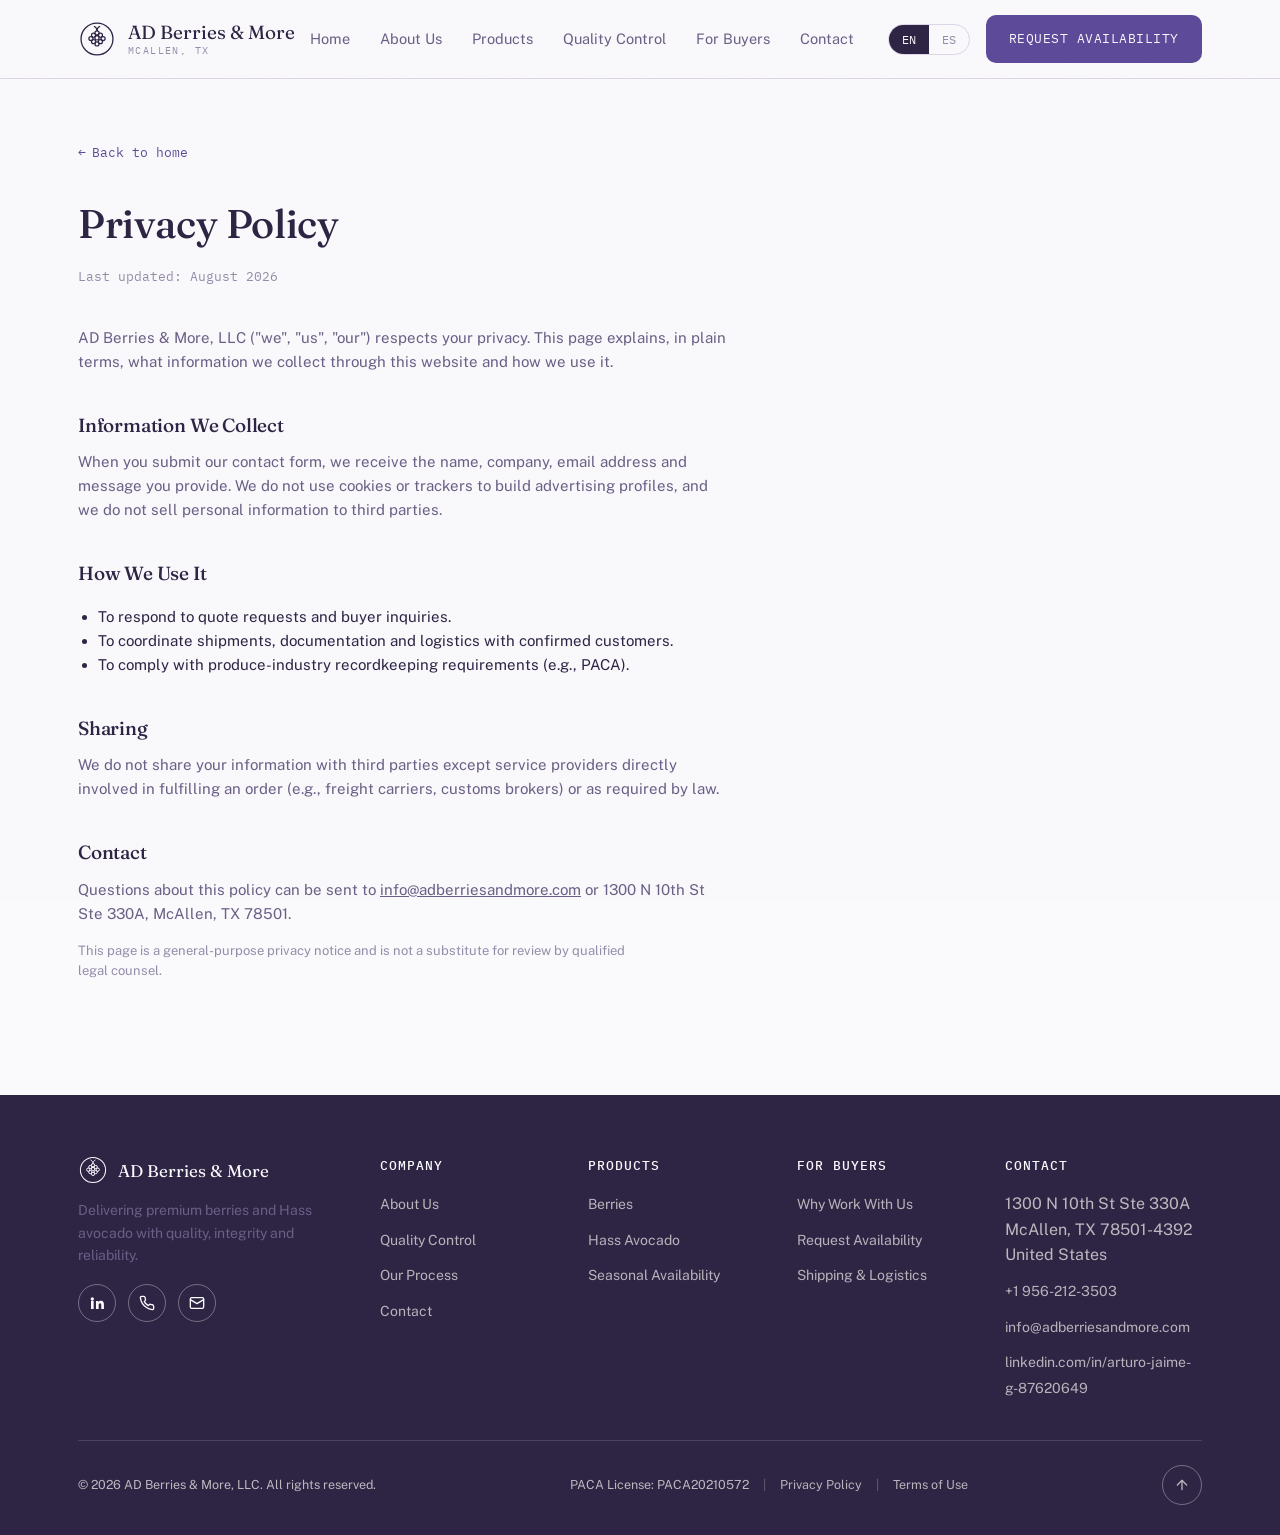
<file: privacy.html>
<!doctype html>
<html lang="en">
<head>
<meta charset="UTF-8" />
<meta name="viewport" content="width=device-width, initial-scale=1" />
<title>Privacy Policy | AD Berries &amp; More</title>
<meta name="description" content="Privacy policy for AD Berries & More, LLC." />
<meta name="robots" content="noindex, follow" />
<link rel="canonical" href="https://www.adberriesandmore.com/privacy.html" />
<meta name="theme-color" content="#3E3340" />
<link rel="icon" href="/assets/img/favicon.ico" sizes="any" />
<link rel="icon" type="image/svg+xml" href="/assets/img/favicon-source.svg" />
<link rel="apple-touch-icon" href="/assets/img/apple-touch-icon.png" />
<link rel="manifest" href="/site.webmanifest" />
<link rel="preconnect" href="https://fonts.googleapis.com" />
<link rel="preconnect" href="https://fonts.gstatic.com" crossorigin />
<link href="https://fonts.googleapis.com/css2?family=Fraunces:ital,wght@0,400;0,500;0,600;1,400;1,500&family=Public+Sans:wght@400;500;600;700&family=IBM+Plex+Mono:wght@400;500&display=swap" rel="stylesheet" />
<link rel="stylesheet" href="/assets/style.css" />
</head>
<body>
<a class="skip-link" href="#main">Skip to content / Saltar al contenido</a>
<header class="site-header">
  <div class="wrap">
    <a class="brand" href="#top" aria-label="AD Berries & More — home">
      <svg viewBox="0 0 100 100" aria-hidden="true">
        <circle cx="50" cy="50" r="42" fill="none" stroke="currentColor" stroke-width="3.4"/>
        <g fill="none" stroke="currentColor" stroke-width="3.2" stroke-linecap="round">
          <path d="M50 28c0-5 3-9 7-11"/><path d="M50 28c0-5 -3-9 -7-11"/>
        </g>
        <g fill="none" stroke="currentColor" stroke-width="3.2">
          <circle cx="50" cy="34" r="5.4"/><circle cx="41" cy="40" r="5.4"/><circle cx="59" cy="40" r="5.4"/>
          <circle cx="34" cy="49" r="5.4"/><circle cx="50" cy="47" r="5.6"/><circle cx="66" cy="49" r="5.4"/>
          <circle cx="41" cy="57" r="5.4"/><circle cx="59" cy="57" r="5.4"/><circle cx="50" cy="63" r="5.4"/>
        </g>
      </svg>
      <span class="brand-word">AD Berries &amp; More
        <small><span data-i18n="en">McAllen, TX</span><span data-i18n="es">McAllen, TX</span></small>
      </span>
    </a>

    <nav class="main-nav" id="main-nav" aria-label="Primary">
      <ul>
        <li><a href="#top"><span data-i18n="en">Home</span><span data-i18n="es">Inicio</span></a></li>
        <li><a href="#nosotros"><span data-i18n="en">About Us</span><span data-i18n="es">Nosotros</span></a></li>
        <li><a href="#productos"><span data-i18n="en">Products</span><span data-i18n="es">Productos</span></a></li>
        <li><a href="#calidad"><span data-i18n="en">Quality Control</span><span data-i18n="es">Control de Calidad</span></a></li>
        <li><a href="#compradores"><span data-i18n="en">For Buyers</span><span data-i18n="es">Para Compradores</span></a></li>
        <li><a href="#contacto"><span data-i18n="en">Contact</span><span data-i18n="es">Contacto</span></a></li>
      </ul>
      <div class="lang-toggle" role="group" aria-label="Language / Idioma">
        <button type="button" data-lang-btn="en" aria-pressed="true">EN</button>
        <button type="button" data-lang-btn="es" aria-pressed="false">ES</button>
      </div>
    </nav>

    <div class="header-actions">
      <a class="btn btn-primary" href="#contacto">
        <span data-i18n="en">Request Availability</span><span data-i18n="es">Solicitar Disponibilidad</span>
      </a>
      <button class="nav-toggle" aria-expanded="false" aria-controls="main-nav" aria-label="Toggle menu">
        <span></span>
      </button>
    </div>
  </div>
</header>

<main id="main">
<section class="legal-page">
  <div class="wrap">
    <a class="back-link" href="/">&larr; <span data-i18n="en">Back to home</span><span data-i18n="es">Volver al inicio</span></a>
    <div data-i18n="en">
      <h1>Privacy Policy</h1>
      <p class="updated">Last updated: August 2026</p>
      <p>AD Berries &amp; More, LLC ("we", "us", "our") respects your privacy. This page explains, in plain terms, what information we collect through this website and how we use it.</p>
      <h2>Information We Collect</h2>
      <p>When you submit our contact form, we receive the name, company, email address and message you provide. We do not use cookies or trackers to build advertising profiles, and we do not sell personal information to third parties.</p>
      <h2>How We Use It</h2>
      <ul>
        <li>To respond to quote requests and buyer inquiries.</li>
        <li>To coordinate shipments, documentation and logistics with confirmed customers.</li>
        <li>To comply with produce-industry recordkeeping requirements (e.g., PACA).</li>
      </ul>
      <h2>Sharing</h2>
      <p>We do not share your information with third parties except service providers directly involved in fulfilling an order (e.g., freight carriers, customs brokers) or as required by law.</p>
      <h2>Contact</h2>
      <p>Questions about this policy can be sent to <a href="mailto:info@adberriesandmore.com">info@adberriesandmore.com</a> or 1300 N 10th St Ste 330A, McAllen, TX 78501.</p>
      <p style="font-size:13px; color:var(--ink-faint);">This page is a general-purpose privacy notice and is not a substitute for review by qualified legal counsel.</p>
    </div>
    <div data-i18n="es">
      <h1>Aviso de Privacidad</h1>
      <p class="updated">Última actualización: agosto de 2026</p>
      <p>AD Berries &amp; More, LLC ("nosotros") respeta tu privacidad. Esta página explica, en términos sencillos, qué información recopilamos a través de este sitio y cómo la usamos.</p>
      <h2>Información Que Recopilamos</h2>
      <p>Cuando envías nuestro formulario de contacto, recibimos el nombre, empresa, correo electrónico y mensaje que proporcionas. No usamos cookies ni rastreadores para crear perfiles publicitarios, y no vendemos información personal a terceros.</p>
      <h2>Cómo La Usamos</h2>
      <ul>
        <li>Para responder solicitudes de cotización y consultas de compradores.</li>
        <li>Para coordinar embarques, documentación y logística con clientes confirmados.</li>
        <li>Para cumplir con requisitos de registro de la industria de produce (p. ej., PACA).</li>
      </ul>
      <h2>Compartir Información</h2>
      <p>No compartimos tu información con terceros, excepto proveedores de servicios directamente involucrados en cumplir un pedido (transportistas, agentes aduanales) o cuando la ley lo requiera.</p>
      <h2>Contacto</h2>
      <p>Preguntas sobre este aviso pueden enviarse a <a href="mailto:info@adberriesandmore.com">info@adberriesandmore.com</a> o a 1300 N 10th St Ste 330A, McAllen, TX 78501.</p>
      <p style="font-size:13px; color:var(--ink-faint);">Esta página es un aviso de privacidad genérico y no sustituye la revisión de un abogado calificado.</p>
    </div>
  </div>
</section>
</main>
<footer class="site-footer">
  <div class="wrap">
    <div class="footer-top">
      <div>
        <div class="footer-brand">
          <svg viewBox="0 0 100 100" aria-hidden="true"><circle cx="50" cy="50" r="42" fill="none" stroke="currentColor" stroke-width="3.4"/>
            <g fill="none" stroke="currentColor" stroke-width="3.2" stroke-linecap="round"><path d="M50 28c0-5 3-9 7-11"/><path d="M50 28c0-5 -3-9 -7-11"/></g>
            <g fill="none" stroke="currentColor" stroke-width="3.2">
              <circle cx="50" cy="34" r="5.4"/><circle cx="41" cy="40" r="5.4"/><circle cx="59" cy="40" r="5.4"/>
              <circle cx="34" cy="49" r="5.4"/><circle cx="50" cy="47" r="5.6"/><circle cx="66" cy="49" r="5.4"/>
              <circle cx="41" cy="57" r="5.4"/><circle cx="59" cy="57" r="5.4"/><circle cx="50" cy="63" r="5.4"/>
            </g></svg>
          <span>AD Berries &amp; More</span>
        </div>
        <p style="max-width:34ch; font-size:14px;">
          <span data-i18n="en">Delivering premium berries and Hass avocado with quality, integrity and reliability.</span>
          <span data-i18n="es">Entregando berries y aguacate Hass premium, con calidad, integridad y confiabilidad.</span>
        </p>
        <div class="social-row">
          <a class="social-circle" href="https://www.linkedin.com/in/arturo-jaime-g-87620649/" target="_blank" rel="noopener noreferrer" aria-label="LinkedIn">
            <svg viewBox="0 0 24 24" fill="currentColor"><path d="M4.98 3.5a2.5 2.5 0 1 1 0 5 2.5 2.5 0 0 1 0-5ZM3 9h4v12H3V9Zm7 0h3.8v1.7h.05c.53-1 1.83-2.05 3.77-2.05 4.03 0 4.78 2.65 4.78 6.1V21h-4v-5.5c0-1.3-.02-3-1.83-3-1.83 0-2.11 1.43-2.11 2.9V21h-4V9Z"/></svg>
          </a>
          <a class="social-circle" href="tel:+19562123503" aria-label="Phone">
            <svg viewBox="0 0 24 24" fill="none" stroke="currentColor" stroke-width="2" stroke-linecap="round" stroke-linejoin="round"><path d="M22 16.9v3a2 2 0 0 1-2.2 2 19.8 19.8 0 0 1-8.6-3.1 19.5 19.5 0 0 1-6-6 19.8 19.8 0 0 1-3.1-8.6A2 2 0 0 1 4.1 2h3a2 2 0 0 1 2 1.7c.1.9.3 1.8.6 2.7a2 2 0 0 1-.5 2.1L7.9 9.9a16 16 0 0 0 6 6l1.4-1.4a2 2 0 0 1 2.1-.5c.9.3 1.8.5 2.7.6a2 2 0 0 1 1.7 2Z"/></svg>
          </a>
          <a class="social-circle" href="mailto:info@adberriesandmore.com" aria-label="Email">
            <svg viewBox="0 0 24 24" fill="none" stroke="currentColor" stroke-width="2" stroke-linecap="round" stroke-linejoin="round"><rect x="2" y="4" width="20" height="16" rx="2"/><path d="m2 7 10 6 10-6"/></svg>
          </a>
        </div>
      </div>
      <div class="footer-col">
        <h4><span data-i18n="en">Company</span><span data-i18n="es">Empresa</span></h4>
        <ul>
          <li><a href="#nosotros"><span data-i18n="en">About Us</span><span data-i18n="es">Nosotros</span></a></li>
          <li><a href="#calidad"><span data-i18n="en">Quality Control</span><span data-i18n="es">Control de Calidad</span></a></li>
          <li><a href="#proceso"><span data-i18n="en">Our Process</span><span data-i18n="es">Nuestro Proceso</span></a></li>
          <li><a href="#contacto"><span data-i18n="en">Contact</span><span data-i18n="es">Contacto</span></a></li>
        </ul>
      </div>
      <div class="footer-col">
        <h4><span data-i18n="en">Products</span><span data-i18n="es">Productos</span></h4>
        <ul>
          <li><a href="#productos"><span data-i18n="en">Berries</span><span data-i18n="es">Berries</span></a></li>
          <li><a href="#productos"><span data-i18n="en">Hass Avocado</span><span data-i18n="es">Aguacate Hass</span></a></li>
          <li><a href="#compradores"><span data-i18n="en">Seasonal Availability</span><span data-i18n="es">Disponibilidad de Temporada</span></a></li>
        </ul>
      </div>
      <div class="footer-col">
        <h4><span data-i18n="en">For Buyers</span><span data-i18n="es">Para Compradores</span></h4>
        <ul>
          <li><a href="#compradores"><span data-i18n="en">Why Work With Us</span><span data-i18n="es">Por Qué Trabajar Con Nosotros</span></a></li>
          <li><a href="#contacto"><span data-i18n="en">Request Availability</span><span data-i18n="es">Solicitar Disponibilidad</span></a></li>
          <li><a href="#compradores"><span data-i18n="en">Shipping &amp; Logistics</span><span data-i18n="es">Envío y Logística</span></a></li>
        </ul>
      </div>
      <div class="footer-col">
        <h4><span data-i18n="en">Contact</span><span data-i18n="es">Contacto</span></h4>
        <ul>
          <li>1300 N 10th St Ste 330A<br />McAllen, TX 78501-4392<br /><span data-i18n="en">United States</span><span data-i18n="es">Estados Unidos</span></li>
          <li><a href="tel:+19562123503">+1 956-212-3503</a></li>
          <li><a href="mailto:info@adberriesandmore.com">info@adberriesandmore.com</a></li>
          <li><a href="https://www.linkedin.com/in/arturo-jaime-g-87620649/" target="_blank" rel="noopener noreferrer">linkedin.com/in/arturo-jaime-g-87620649</a></li>
        </ul>
      </div>
    </div>
    <div class="footer-bottom">
      <span>© <span id="year">2026</span> AD Berries &amp; More, LLC. <span data-i18n="en">All rights reserved.</span><span data-i18n="es">Todos los derechos reservados.</span></span>
      <span class="footer-bottom-links">
        <span><span data-i18n="en">PACA License:</span><span data-i18n="es">Licencia PACA:</span> PACA20210572</span>
        <span class="footer-bottom-sep">|</span>
        <a href="/privacy.html"><span data-i18n="en">Privacy Policy</span><span data-i18n="es">Aviso de Privacidad</span></a>
        <span class="footer-bottom-sep">|</span>
        <a href="/terms.html"><span data-i18n="en">Terms of Use</span><span data-i18n="es">Términos de Uso</span></a>
      </span>
      <a class="back-to-top" href="#top" aria-label="Back to top">
        <svg viewBox="0 0 24 24" fill="none" stroke="currentColor" stroke-width="2" stroke-linecap="round" stroke-linejoin="round"><path d="M12 19V5M5 12l7-7 7 7"/></svg>
      </a>
    </div>
  </div>
</footer>

<script>
  window.__ADB_TITLE_EN__ = "Privacy Policy | AD Berries & More";
  window.__ADB_TITLE_ES__ = "Aviso de Privacidad | AD Berries & More";
  window.__ADB_DESC_EN__ = "Privacy policy for AD Berries & More, LLC.";
  window.__ADB_DESC_ES__ = "Aviso de privacidad de AD Berries & More, LLC.";
  window.__ADB_EMAIL__ = "info@adberriesandmore.com";
</script>
<script src="/assets/script.js"></script>
</body>
</html>
</file>
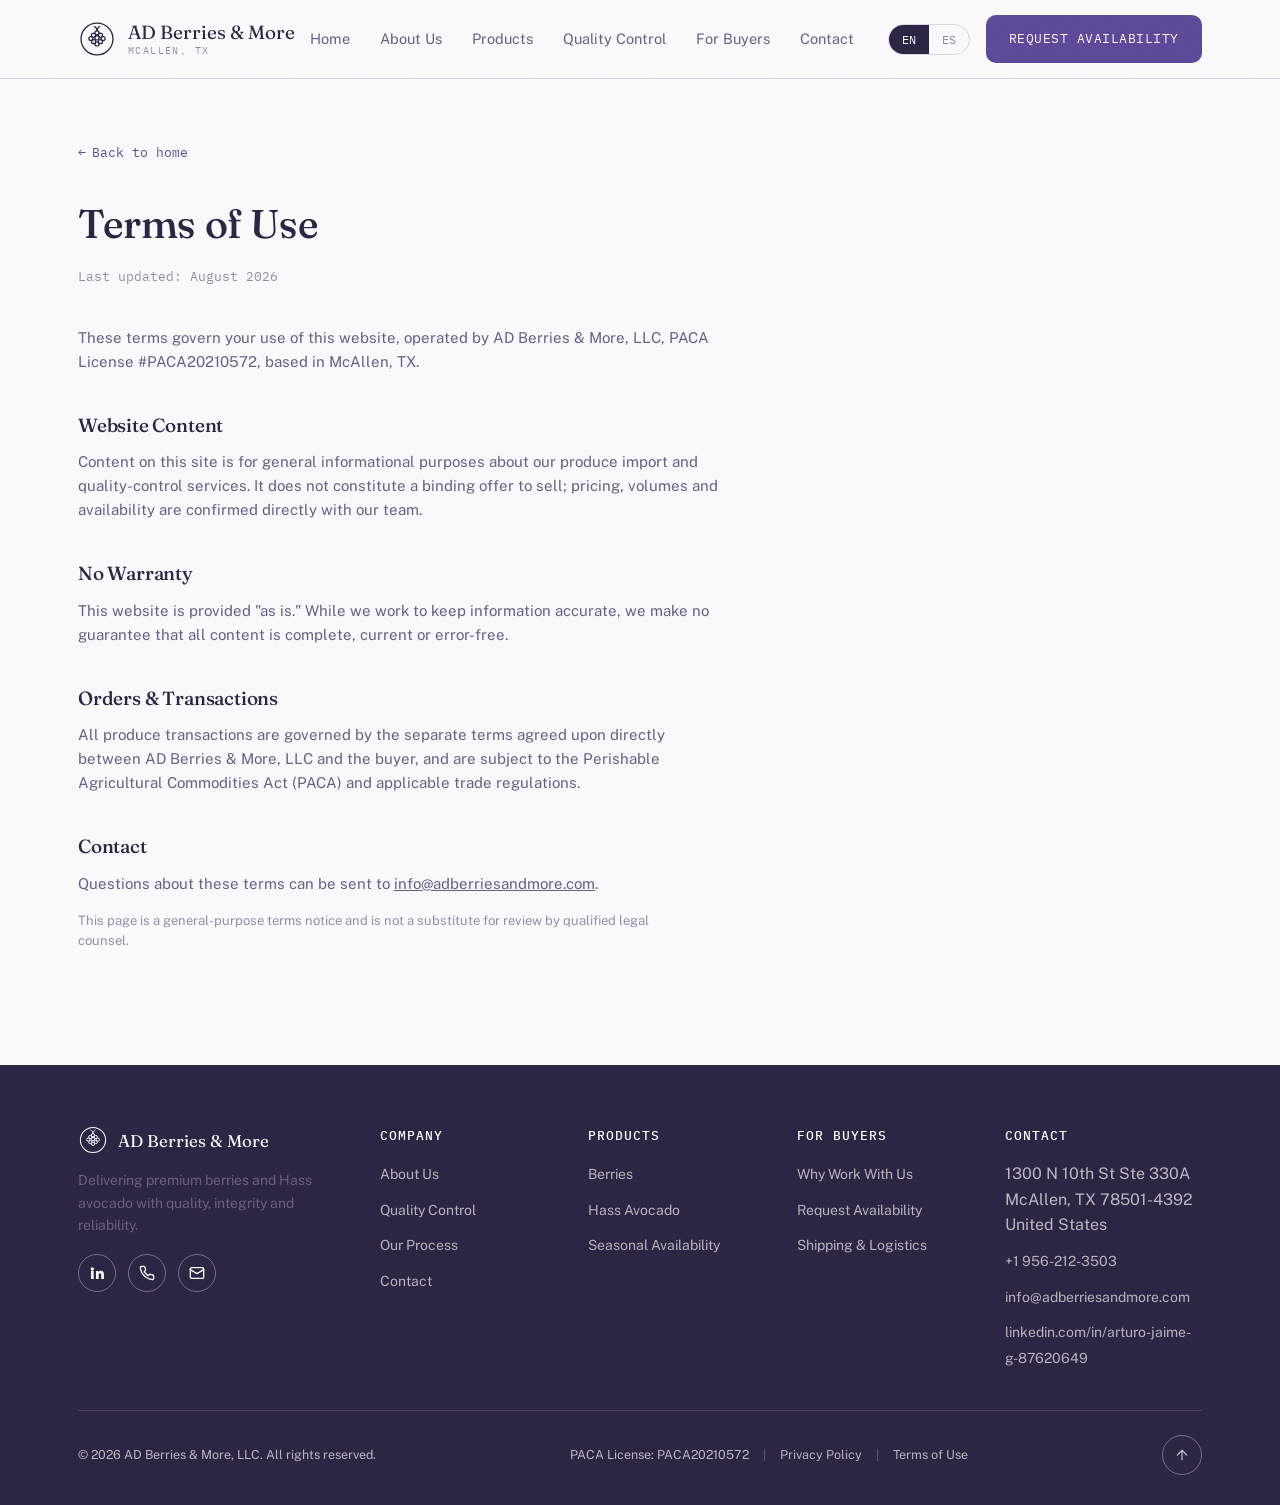
<file: terms.html>
<!doctype html>
<html lang="en">
<head>
<meta charset="UTF-8" />
<meta name="viewport" content="width=device-width, initial-scale=1" />
<title>Terms of Use | AD Berries &amp; More</title>
<meta name="description" content="Terms of use for the AD Berries & More, LLC website." />
<meta name="robots" content="noindex, follow" />
<link rel="canonical" href="https://www.adberriesandmore.com/terms.html" />
<meta name="theme-color" content="#3E3340" />
<link rel="icon" href="/assets/img/favicon.ico" sizes="any" />
<link rel="icon" type="image/svg+xml" href="/assets/img/favicon-source.svg" />
<link rel="apple-touch-icon" href="/assets/img/apple-touch-icon.png" />
<link rel="manifest" href="/site.webmanifest" />
<link rel="preconnect" href="https://fonts.googleapis.com" />
<link rel="preconnect" href="https://fonts.gstatic.com" crossorigin />
<link href="https://fonts.googleapis.com/css2?family=Fraunces:ital,wght@0,400;0,500;0,600;1,400;1,500&family=Public+Sans:wght@400;500;600;700&family=IBM+Plex+Mono:wght@400;500&display=swap" rel="stylesheet" />
<link rel="stylesheet" href="/assets/style.css" />
</head>
<body>
<a class="skip-link" href="#main">Skip to content / Saltar al contenido</a>
<header class="site-header">
  <div class="wrap">
    <a class="brand" href="#top" aria-label="AD Berries & More — home">
      <svg viewBox="0 0 100 100" aria-hidden="true">
        <circle cx="50" cy="50" r="42" fill="none" stroke="currentColor" stroke-width="3.4"/>
        <g fill="none" stroke="currentColor" stroke-width="3.2" stroke-linecap="round">
          <path d="M50 28c0-5 3-9 7-11"/><path d="M50 28c0-5 -3-9 -7-11"/>
        </g>
        <g fill="none" stroke="currentColor" stroke-width="3.2">
          <circle cx="50" cy="34" r="5.4"/><circle cx="41" cy="40" r="5.4"/><circle cx="59" cy="40" r="5.4"/>
          <circle cx="34" cy="49" r="5.4"/><circle cx="50" cy="47" r="5.6"/><circle cx="66" cy="49" r="5.4"/>
          <circle cx="41" cy="57" r="5.4"/><circle cx="59" cy="57" r="5.4"/><circle cx="50" cy="63" r="5.4"/>
        </g>
      </svg>
      <span class="brand-word">AD Berries &amp; More
        <small><span data-i18n="en">McAllen, TX</span><span data-i18n="es">McAllen, TX</span></small>
      </span>
    </a>

    <nav class="main-nav" id="main-nav" aria-label="Primary">
      <ul>
        <li><a href="#top"><span data-i18n="en">Home</span><span data-i18n="es">Inicio</span></a></li>
        <li><a href="#nosotros"><span data-i18n="en">About Us</span><span data-i18n="es">Nosotros</span></a></li>
        <li><a href="#productos"><span data-i18n="en">Products</span><span data-i18n="es">Productos</span></a></li>
        <li><a href="#calidad"><span data-i18n="en">Quality Control</span><span data-i18n="es">Control de Calidad</span></a></li>
        <li><a href="#compradores"><span data-i18n="en">For Buyers</span><span data-i18n="es">Para Compradores</span></a></li>
        <li><a href="#contacto"><span data-i18n="en">Contact</span><span data-i18n="es">Contacto</span></a></li>
      </ul>
      <div class="lang-toggle" role="group" aria-label="Language / Idioma">
        <button type="button" data-lang-btn="en" aria-pressed="true">EN</button>
        <button type="button" data-lang-btn="es" aria-pressed="false">ES</button>
      </div>
    </nav>

    <div class="header-actions">
      <a class="btn btn-primary" href="#contacto">
        <span data-i18n="en">Request Availability</span><span data-i18n="es">Solicitar Disponibilidad</span>
      </a>
      <button class="nav-toggle" aria-expanded="false" aria-controls="main-nav" aria-label="Toggle menu">
        <span></span>
      </button>
    </div>
  </div>
</header>

<main id="main">
<section class="legal-page">
  <div class="wrap">
    <a class="back-link" href="/">&larr; <span data-i18n="en">Back to home</span><span data-i18n="es">Volver al inicio</span></a>
    <div data-i18n="en">
      <h1>Terms of Use</h1>
      <p class="updated">Last updated: August 2026</p>
      <p>These terms govern your use of this website, operated by AD Berries &amp; More, LLC, PACA License #PACA20210572, based in McAllen, TX.</p>
      <h2>Website Content</h2>
      <p>Content on this site is for general informational purposes about our produce import and quality-control services. It does not constitute a binding offer to sell; pricing, volumes and availability are confirmed directly with our team.</p>
      <h2>No Warranty</h2>
      <p>This website is provided "as is." While we work to keep information accurate, we make no guarantee that all content is complete, current or error-free.</p>
      <h2>Orders &amp; Transactions</h2>
      <p>All produce transactions are governed by the separate terms agreed upon directly between AD Berries &amp; More, LLC and the buyer, and are subject to the Perishable Agricultural Commodities Act (PACA) and applicable trade regulations.</p>
      <h2>Contact</h2>
      <p>Questions about these terms can be sent to <a href="mailto:info@adberriesandmore.com">info@adberriesandmore.com</a>.</p>
      <p style="font-size:13px; color:var(--ink-faint);">This page is a general-purpose terms notice and is not a substitute for review by qualified legal counsel.</p>
    </div>
    <div data-i18n="es">
      <h1>Términos de Uso</h1>
      <p class="updated">Última actualización: agosto de 2026</p>
      <p>Estos términos rigen el uso de este sitio web, operado por AD Berries &amp; More, LLC, Licencia PACA #PACA20210572, con sede en McAllen, TX.</p>
      <h2>Contenido del Sitio</h2>
      <p>El contenido de este sitio es de carácter informativo general sobre nuestros servicios de importación y control de calidad de produce. No constituye una oferta vinculante de venta; precios, volúmenes y disponibilidad se confirman directamente con nuestro equipo.</p>
      <h2>Sin Garantía</h2>
      <p>Este sitio web se ofrece "tal cual". Aunque procuramos mantener la información precisa, no garantizamos que todo el contenido esté completo, actualizado o libre de errores.</p>
      <h2>Pedidos y Transacciones</h2>
      <p>Todas las transacciones de produce se rigen por los términos acordados directamente entre AD Berries &amp; More, LLC y el comprador, y están sujetas al Perishable Agricultural Commodities Act (PACA) y a las regulaciones comerciales aplicables.</p>
      <h2>Contacto</h2>
      <p>Preguntas sobre estos términos pueden enviarse a <a href="mailto:info@adberriesandmore.com">info@adberriesandmore.com</a>.</p>
      <p style="font-size:13px; color:var(--ink-faint);">Esta página es un aviso de términos genérico y no sustituye la revisión de un abogado calificado.</p>
    </div>
  </div>
</section>
</main>
<footer class="site-footer">
  <div class="wrap">
    <div class="footer-top">
      <div>
        <div class="footer-brand">
          <svg viewBox="0 0 100 100" aria-hidden="true"><circle cx="50" cy="50" r="42" fill="none" stroke="currentColor" stroke-width="3.4"/>
            <g fill="none" stroke="currentColor" stroke-width="3.2" stroke-linecap="round"><path d="M50 28c0-5 3-9 7-11"/><path d="M50 28c0-5 -3-9 -7-11"/></g>
            <g fill="none" stroke="currentColor" stroke-width="3.2">
              <circle cx="50" cy="34" r="5.4"/><circle cx="41" cy="40" r="5.4"/><circle cx="59" cy="40" r="5.4"/>
              <circle cx="34" cy="49" r="5.4"/><circle cx="50" cy="47" r="5.6"/><circle cx="66" cy="49" r="5.4"/>
              <circle cx="41" cy="57" r="5.4"/><circle cx="59" cy="57" r="5.4"/><circle cx="50" cy="63" r="5.4"/>
            </g></svg>
          <span>AD Berries &amp; More</span>
        </div>
        <p style="max-width:34ch; font-size:14px;">
          <span data-i18n="en">Delivering premium berries and Hass avocado with quality, integrity and reliability.</span>
          <span data-i18n="es">Entregando berries y aguacate Hass premium, con calidad, integridad y confiabilidad.</span>
        </p>
        <div class="social-row">
          <a class="social-circle" href="https://www.linkedin.com/in/arturo-jaime-g-87620649/" target="_blank" rel="noopener noreferrer" aria-label="LinkedIn">
            <svg viewBox="0 0 24 24" fill="currentColor"><path d="M4.98 3.5a2.5 2.5 0 1 1 0 5 2.5 2.5 0 0 1 0-5ZM3 9h4v12H3V9Zm7 0h3.8v1.7h.05c.53-1 1.83-2.05 3.77-2.05 4.03 0 4.78 2.65 4.78 6.1V21h-4v-5.5c0-1.3-.02-3-1.83-3-1.83 0-2.11 1.43-2.11 2.9V21h-4V9Z"/></svg>
          </a>
          <a class="social-circle" href="tel:+19562123503" aria-label="Phone">
            <svg viewBox="0 0 24 24" fill="none" stroke="currentColor" stroke-width="2" stroke-linecap="round" stroke-linejoin="round"><path d="M22 16.9v3a2 2 0 0 1-2.2 2 19.8 19.8 0 0 1-8.6-3.1 19.5 19.5 0 0 1-6-6 19.8 19.8 0 0 1-3.1-8.6A2 2 0 0 1 4.1 2h3a2 2 0 0 1 2 1.7c.1.9.3 1.8.6 2.7a2 2 0 0 1-.5 2.1L7.9 9.9a16 16 0 0 0 6 6l1.4-1.4a2 2 0 0 1 2.1-.5c.9.3 1.8.5 2.7.6a2 2 0 0 1 1.7 2Z"/></svg>
          </a>
          <a class="social-circle" href="mailto:info@adberriesandmore.com" aria-label="Email">
            <svg viewBox="0 0 24 24" fill="none" stroke="currentColor" stroke-width="2" stroke-linecap="round" stroke-linejoin="round"><rect x="2" y="4" width="20" height="16" rx="2"/><path d="m2 7 10 6 10-6"/></svg>
          </a>
        </div>
      </div>
      <div class="footer-col">
        <h4><span data-i18n="en">Company</span><span data-i18n="es">Empresa</span></h4>
        <ul>
          <li><a href="#nosotros"><span data-i18n="en">About Us</span><span data-i18n="es">Nosotros</span></a></li>
          <li><a href="#calidad"><span data-i18n="en">Quality Control</span><span data-i18n="es">Control de Calidad</span></a></li>
          <li><a href="#proceso"><span data-i18n="en">Our Process</span><span data-i18n="es">Nuestro Proceso</span></a></li>
          <li><a href="#contacto"><span data-i18n="en">Contact</span><span data-i18n="es">Contacto</span></a></li>
        </ul>
      </div>
      <div class="footer-col">
        <h4><span data-i18n="en">Products</span><span data-i18n="es">Productos</span></h4>
        <ul>
          <li><a href="#productos"><span data-i18n="en">Berries</span><span data-i18n="es">Berries</span></a></li>
          <li><a href="#productos"><span data-i18n="en">Hass Avocado</span><span data-i18n="es">Aguacate Hass</span></a></li>
          <li><a href="#compradores"><span data-i18n="en">Seasonal Availability</span><span data-i18n="es">Disponibilidad de Temporada</span></a></li>
        </ul>
      </div>
      <div class="footer-col">
        <h4><span data-i18n="en">For Buyers</span><span data-i18n="es">Para Compradores</span></h4>
        <ul>
          <li><a href="#compradores"><span data-i18n="en">Why Work With Us</span><span data-i18n="es">Por Qué Trabajar Con Nosotros</span></a></li>
          <li><a href="#contacto"><span data-i18n="en">Request Availability</span><span data-i18n="es">Solicitar Disponibilidad</span></a></li>
          <li><a href="#compradores"><span data-i18n="en">Shipping &amp; Logistics</span><span data-i18n="es">Envío y Logística</span></a></li>
        </ul>
      </div>
      <div class="footer-col">
        <h4><span data-i18n="en">Contact</span><span data-i18n="es">Contacto</span></h4>
        <ul>
          <li>1300 N 10th St Ste 330A<br />McAllen, TX 78501-4392<br /><span data-i18n="en">United States</span><span data-i18n="es">Estados Unidos</span></li>
          <li><a href="tel:+19562123503">+1 956-212-3503</a></li>
          <li><a href="mailto:info@adberriesandmore.com">info@adberriesandmore.com</a></li>
          <li><a href="https://www.linkedin.com/in/arturo-jaime-g-87620649/" target="_blank" rel="noopener noreferrer">linkedin.com/in/arturo-jaime-g-87620649</a></li>
        </ul>
      </div>
    </div>
    <div class="footer-bottom">
      <span>© <span id="year">2026</span> AD Berries &amp; More, LLC. <span data-i18n="en">All rights reserved.</span><span data-i18n="es">Todos los derechos reservados.</span></span>
      <span class="footer-bottom-links">
        <span><span data-i18n="en">PACA License:</span><span data-i18n="es">Licencia PACA:</span> PACA20210572</span>
        <span class="footer-bottom-sep">|</span>
        <a href="/privacy.html"><span data-i18n="en">Privacy Policy</span><span data-i18n="es">Aviso de Privacidad</span></a>
        <span class="footer-bottom-sep">|</span>
        <a href="/terms.html"><span data-i18n="en">Terms of Use</span><span data-i18n="es">Términos de Uso</span></a>
      </span>
      <a class="back-to-top" href="#top" aria-label="Back to top">
        <svg viewBox="0 0 24 24" fill="none" stroke="currentColor" stroke-width="2" stroke-linecap="round" stroke-linejoin="round"><path d="M12 19V5M5 12l7-7 7 7"/></svg>
      </a>
    </div>
  </div>
</footer>

<script>
  window.__ADB_TITLE_EN__ = "Terms of Use | AD Berries & More";
  window.__ADB_TITLE_ES__ = "Términos de Uso | AD Berries & More";
  window.__ADB_DESC_EN__ = "Terms of use for the AD Berries & More, LLC website.";
  window.__ADB_DESC_ES__ = "Términos de uso del sitio web de AD Berries & More, LLC.";
  window.__ADB_EMAIL__ = "info@adberriesandmore.com";
</script>
<script src="/assets/script.js"></script>
</body>
</html>
</file>
<file: assets/style.css>
/* ============================================================
   AD Berries & More — Design tokens
   Purple/violet palette to match approved brand direction.
   Paper ground, violet primary accent, gold for seals/certifications.
   ============================================================ */
:root {
  --ink: #2E2444;
  --ink-soft: #6B5F86;
  --ink-faint: #948DAA;
  --paper: #FAF9FC;
  --paper-raised: #F1EEF7;
  --paper-deep: #E7E1F0;
  --berry: #5D4A99;
  --berry-deep: #46386F;
  --sage: #5F7052;
  --sage-deep: #495A3D;
  --gold: #B98B3E;
  --line: #DED6E8;
  --line-soft: #ECE7F4;
  --shadow: rgba(46, 36, 68, 0.12);

  /* fresh-fruit accent colors — used on product icons/badges to add life */
  --c-blueberry: #4C5FA6;
  --c-blackberry: #4A2F63;
  --c-raspberry: #C23B5A;
  --c-strawberry: #D9455F;
  --c-avocado: #5E8C4E;

  --radius-lg: 20px;
  --radius-md: 14px;

  --font-display: "Fraunces", "Iowan Old Style", Georgia, serif;
  --font-body: "Public Sans", "Helvetica Neue", Arial, sans-serif;
  --font-mono: "IBM Plex Mono", "SFMono-Regular", Menlo, monospace;

  --container: 1180px;
  --radius: 10px;
}

* { box-sizing: border-box; }
html { scroll-behavior: smooth; }

@media (prefers-reduced-motion: reduce) {
  html { scroll-behavior: auto; }
  *, *::before, *::after { animation-duration: 0.001ms !important; animation-iteration-count: 1 !important; transition-duration: 0.001ms !important; scroll-behavior: auto !important; }
}

body {
  margin: 0;
  background: var(--paper);
  color: var(--ink);
  font-family: var(--font-body);
  font-size: 16px;
  line-height: 1.6;
  -webkit-font-smoothing: antialiased;
  position: relative;
}
body::after {
  content: "";
  position: fixed; inset: 0; z-index: 250; pointer-events: none;
  opacity: 0.035; mix-blend-mode: multiply;
  background-image: url("data:image/svg+xml;utf8,<svg xmlns='http://www.w3.org/2000/svg' width='120' height='120'><filter id='n'><feTurbulence type='fractalNoise' baseFrequency='0.9' numOctaves='2' stitchTiles='stitch'/></filter><rect width='100%25' height='100%25' filter='url(%23n)'/></svg>");
}

img { max-width: 100%; display: block; }
a { color: inherit; }

.wrap {
  max-width: var(--container);
  margin: 0 auto;
  padding: 0 28px;
}

h1, h2, h3, h4 {
  font-family: var(--font-display);
  font-weight: 500;
  letter-spacing: -0.01em;
  margin: 0 0 0.5em;
  color: var(--ink);
}

.eyebrow {
  font-family: var(--font-mono);
  font-size: 12px;
  letter-spacing: 0.14em;
  text-transform: uppercase;
  color: var(--berry);
  display: inline-flex;
  align-items: center;
  gap: 10px;
  margin-bottom: 14px;
}
.eyebrow::before {
  content: "";
  width: 22px;
  height: 1px;
  background: var(--berry);
  display: inline-block;
}

p { margin: 0 0 1em; color: var(--ink-soft); }
.lede { font-size: 19px; line-height: 1.65; max-width: 52ch; }

.visually-hidden {
  position: absolute; width: 1px; height: 1px; overflow: hidden;
  clip: rect(0 0 0 0); white-space: nowrap;
}

/* Skip link */
.skip-link {
  position: absolute; left: -999px; top: 0; background: var(--ink);
  color: var(--paper); padding: 10px 16px; z-index: 200; border-radius: 0 0 4px 0;
}
.skip-link:focus { left: 0; }

/* Focus visibility */
a:focus-visible, button:focus-visible, [tabindex]:focus-visible {
  outline: 2px solid var(--berry);
  outline-offset: 3px;
}

/* ---------- Buttons ---------- */
.btn {
  display: inline-flex;
  align-items: center;
  gap: 8px;
  font-family: var(--font-mono);
  font-size: 13px;
  letter-spacing: 0.04em;
  text-transform: uppercase;
  padding: 13px 22px;
  border-radius: var(--radius);
  border: 1px solid transparent;
  cursor: pointer;
  text-decoration: none;
  transition: transform 0.15s ease, background 0.2s ease, color 0.2s ease, border-color .2s ease;
  position: relative;
  overflow: hidden;
  isolation: isolate;
}
.btn::before {
  content: "";
  position: absolute; top: 0; left: -60%; width: 40%; height: 100%;
  background: linear-gradient(120deg, transparent, rgba(255,255,255,0.35), transparent);
  transform: skewX(-20deg);
  transition: left .55s ease;
  z-index: 1; pointer-events: none;
}
.btn:hover::before { left: 130%; }
.btn-primary { background: var(--berry); color: var(--paper); }
.btn-primary:hover { background: var(--berry-deep); transform: translateY(-1px); }
.btn-ghost { border-color: var(--ink); color: var(--ink); background: transparent; }
.btn-ghost:hover { border-color: var(--berry); color: var(--berry); }
.btn-ghost.on-dark { border-color: rgba(251,248,243,0.55); color: var(--paper); }
.btn-ghost.on-dark:hover { border-color: var(--paper); }

/* ---------- Header ---------- */
.site-header {
  position: sticky; top: 0; z-index: 100;
  background: var(--paper);
  border-bottom: 1px solid var(--line);
  transition: box-shadow .25s ease, background .25s ease;
}
.site-header.is-scrolled {
  background: rgba(250,249,252,0.92);
  backdrop-filter: blur(8px);
  box-shadow: 0 12px 30px -22px var(--shadow);
}

/* Scroll progress bar */
.scroll-progress {
  position: fixed; top: 0; left: 0; height: 2.5px; width: 0%;
  background: linear-gradient(90deg, var(--c-raspberry), var(--gold), var(--c-avocado));
  z-index: 300; transition: width .1s linear;
}
.site-header .wrap {
  display: flex; align-items: center; justify-content: space-between;
  height: 78px;
}
.brand { display: flex; align-items: center; gap: 12px; text-decoration: none; }
.brand svg { width: 38px; height: 38px; flex-shrink: 0; }
.brand-word {
  font-family: var(--font-display);
  font-size: 19px;
  color: var(--ink);
  line-height: 1.1;
}
.brand-word small {
  display: block;
  font-family: var(--font-mono);
  font-size: 10px;
  letter-spacing: 0.14em;
  text-transform: uppercase;
  color: var(--ink-faint);
  margin-top: 2px;
}

.main-nav { display: flex; align-items: center; gap: 34px; }
.main-nav ul { list-style: none; display: flex; gap: 30px; margin: 0; padding: 0; }
.main-nav a {
  text-decoration: none; color: var(--ink-soft); font-size: 14.5px;
  position: relative; padding-bottom: 4px;
}
.main-nav a::after {
  content: ""; position: absolute; left: 0; right: 100%; bottom: 0; height: 1.5px;
  background: var(--berry); transition: right .25s ease;
}
.main-nav a:hover { color: var(--berry); }
.main-nav a:hover::after { right: 0; }

.header-actions { display: flex; align-items: center; gap: 16px; }

.lang-toggle {
  font-family: var(--font-mono); font-size: 12px; letter-spacing: 0.06em;
  display: inline-flex; border: 1px solid var(--line); border-radius: 999px; overflow: hidden;
}
.lang-toggle button {
  background: none; border: none; padding: 7px 13px; cursor: pointer;
  color: var(--ink-faint); font-family: inherit; font-size: inherit;
}
.lang-toggle button[aria-pressed="true"] { background: var(--ink); color: var(--paper); }

.nav-toggle {
  display: none; background: none; border: 1px solid var(--line); border-radius: 4px;
  width: 40px; height: 40px; cursor: pointer; padding: 0;
  align-items: center; justify-content: center;
}
.nav-toggle span, .nav-toggle span::before, .nav-toggle span::after {
  display: block; width: 18px; height: 1.5px; background: var(--ink); position: relative;
  transition: transform .2s ease;
}
.nav-toggle span::before, .nav-toggle span::after { content: ""; position: absolute; left: 0; }
.nav-toggle span::before { top: -6px; }
.nav-toggle span::after { top: 6px; }

/* ---------- Hero ---------- */
.hero {
  padding: 76px 0 60px;
  position: relative;
  overflow: hidden;
  background: linear-gradient(180deg, var(--paper) 0%, color-mix(in srgb, var(--c-blueberry) 6%, var(--paper)) 100%);
}
.hero::before {
  content: "";
  position: absolute; inset: -10% -10% auto -10%; height: 130%;
  z-index: 0; pointer-events: none;
  background:
    radial-gradient(480px 380px at 92% 6%, color-mix(in srgb, var(--c-raspberry) 20%, transparent), transparent 65%),
    radial-gradient(420px 340px at 68% -6%, color-mix(in srgb, var(--gold) 18%, transparent), transparent 60%),
    radial-gradient(520px 420px at 2% 90%, color-mix(in srgb, var(--c-avocado) 14%, transparent), transparent 62%);
  filter: blur(2px);
  animation: heroBlobDrift 24s ease-in-out infinite alternate;
}
@keyframes heroBlobDrift {
  0%   { transform: translate3d(0,0,0) scale(1); }
  50%  { transform: translate3d(-1.5%, 2%, 0) scale(1.03); }
  100% { transform: translate3d(1.5%, -1%, 0) scale(1.06); }
}
.hero .wrap { position: relative; z-index: 1; display: grid; grid-template-columns: 1fr 1fr; gap: 60px; align-items: center; }
@media (prefers-reduced-motion: reduce) { .hero::before { animation: none !important; } }
.hero h1 { font-size: clamp(34px, 4.4vw, 54px); line-height: 1.08; margin-bottom: 8px; }
.hero-tagline { font-family: var(--font-display); font-size: 20px; color: var(--c-raspberry); margin: 0 0 18px; }
.hero-actions { display: flex; gap: 14px; margin-top: 30px; flex-wrap: wrap; }
.hero-note { margin-top: 22px; font-family: var(--font-mono); font-size: 12.5px; color: var(--ink-faint); letter-spacing: 0.02em; }

.hero-visual { position: relative; }
.hero-photo-frame {
  border-radius: var(--radius-lg);
  overflow: hidden;
  aspect-ratio: 5 / 4;
  background:
    radial-gradient(circle at 30% 30%, color-mix(in srgb, var(--c-blueberry) 55%, white), transparent 55%),
    radial-gradient(circle at 70% 25%, color-mix(in srgb, var(--c-avocado) 55%, white), transparent 55%),
    radial-gradient(circle at 55% 75%, color-mix(in srgb, var(--c-strawberry) 60%, white), transparent 55%),
    linear-gradient(135deg, var(--c-raspberry), var(--gold));
  box-shadow: 0 30px 60px -24px var(--shadow);
}
.hero-photo-frame img { width: 100%; height: 100%; object-fit: cover; display: block; }
.hero-visual .route-card {
  position: absolute; right: -18px; bottom: -28px; width: min(320px, 78%);
  margin: 0;
}
@media (max-width: 980px) {
  .hero .wrap { grid-template-columns: 1fr; }
  .hero-visual { margin-top: 8px; }
  .hero-visual .route-card { position: static; width: 100%; margin-top: 18px; }
}

/* Route / manifest signature graphic */
.route-card {
  background: var(--ink);
  color: var(--paper);
  border-radius: var(--radius-lg);
  padding: 30px 26px 26px;
  box-shadow: 0 24px 60px -20px var(--shadow);
  transition: transform .12s ease-out, box-shadow .3s ease;
  will-change: transform;
}
@media (max-width: 980px) { .route-card { transform: none !important; } }
.route-card__head {
  display: flex; justify-content: space-between; align-items: baseline;
  font-family: var(--font-mono); font-size: 11px; letter-spacing: 0.1em; text-transform: uppercase;
  color: rgba(251,248,243,0.55); border-bottom: 1px solid rgba(251,248,243,0.15); padding-bottom: 14px; margin-bottom: 22px;
}
.route-card__head strong { color: var(--paper); font-weight: 500; }

.route {
  position: relative;
  display: flex;
  flex-direction: column;
  gap: 0;
}
.route-stop {
  display: flex;
  gap: 16px;
  position: relative;
  padding-bottom: 26px;
}
.route-stop:last-child { padding-bottom: 0; }
.route-stop::before {
  content: "";
  position: absolute;
  left: 17px; top: 38px; bottom: 0;
  width: 1px;
  background-image: linear-gradient(rgba(251,248,243,0.45) 60%, transparent 0%);
  background-size: 1px 12px;
  background-repeat: repeat-y;
  animation: routeFlow 1s linear infinite;
}
.route-stop:last-child::before { display: none; }
@keyframes routeFlow { to { background-position: 0 12px; } }
@media (prefers-reduced-motion: reduce) { .route-stop::before { animation: none; } }
.route-ring {
  flex-shrink: 0;
  width: 36px; height: 36px; border-radius: 50%;
  border: 1.5px solid var(--gold);
  display: flex; align-items: center; justify-content: center;
  font-family: var(--font-mono); font-size: 12px; color: var(--gold);
  background: var(--ink);
  transition: transform .3s cubic-bezier(.34,1.56,.64,1), box-shadow .3s ease;
  position: relative; z-index: 1;
}
.route-stop-body strong { display: block; font-size: 15px; color: var(--paper); font-weight: 500; }
.route-stop-body span { display: block; font-size: 13px; color: rgba(251,248,243,0.6); margin-top: 2px; }

/* ---------- Trust strip ---------- */
.trust-strip {
  border-top: 1px solid var(--line);
  border-bottom: 1px solid var(--line);
  background: var(--paper-raised);
}
.trust-strip .wrap {
  display: grid; grid-template-columns: repeat(4, 1fr);
  padding: 26px 28px;
}
.trust-item { display: flex; align-items: center; gap: 12px; padding: 6px 18px; border-left: 1px solid var(--line); }
.trust-item svg { transition: transform .3s cubic-bezier(.34,1.56,.64,1); }
.trust-item:hover svg { transform: scale(1.15) rotate(-4deg); }
.trust-item:first-child { border-left: none; padding-left: 0; }
.trust-item svg { width: 26px; height: 26px; flex-shrink: 0; color: var(--berry); }
.trust-item:nth-child(1) svg { color: var(--c-raspberry); }
.trust-item:nth-child(2) svg { color: var(--gold); }
.trust-item:nth-child(3) svg { color: var(--c-avocado); }
.trust-item:nth-child(4) svg { color: var(--c-blueberry); }
.trust-item strong { display: block; font-size: 13.5px; color: var(--ink); font-weight: 600; }
.trust-item span { display: block; font-size: 12px; color: var(--ink-faint); margin-top: 2px; }

/* ---------- Sections ---------- */
section { padding: 96px 0; }
.section-head { max-width: 640px; margin-bottom: 52px; }
.section-head.center { margin-left: auto; margin-right: auto; text-align: center; }

/* Products */
.product-grid {
  display: grid; grid-template-columns: repeat(5, 1fr); gap: 18px;
}
.product-card {
  background: var(--paper);
  border: 1px solid var(--line);
  border-radius: var(--radius-lg);
  padding: 30px 18px 26px;
  text-align: center;
  transition: transform .22s ease, box-shadow .22s ease, border-color .22s ease;
}
.product-card:hover { transform: translateY(-6px); box-shadow: 0 22px 38px -18px var(--shadow); border-color: transparent; }
.product-card .icon-badge {
  width: 96px; height: 96px; border-radius: 50%; margin: 0 auto 18px;
  position: relative; overflow: hidden;
  transition: transform .35s cubic-bezier(.34,1.56,.64,1);
}
.product-card:hover .icon-badge { transform: scale(1.08); }
.product-card .icon-badge img { width: 100%; height: 100%; object-fit: cover; display: block; position: relative; z-index: 1; }
.product-card .icon-fallback {
  position: absolute; inset: 0; z-index: 0;
  display: flex; align-items: center; justify-content: center;
  border-radius: 50%;
}
.product-card .icon-fallback svg { width: 44px; height: 44px; color: #fff; }
.product-card h3 { font-size: 16px; margin-bottom: 4px; }
.product-card p { font-family: var(--font-mono); font-size: 11.5px; letter-spacing: 0.04em; color: var(--ink-faint); margin: 0; text-transform: uppercase; }
.product-card.c-blueberry .icon-fallback { background: radial-gradient(circle at 32% 28%, color-mix(in srgb, var(--c-blueberry) 55%, white), var(--c-blueberry)); }
.product-card.c-blueberry:hover { box-shadow: 0 22px 38px -16px color-mix(in srgb, var(--c-blueberry) 40%, transparent); }
.product-card.c-blackberry .icon-fallback { background: radial-gradient(circle at 32% 28%, color-mix(in srgb, var(--c-blackberry) 55%, white), var(--c-blackberry)); }
.product-card.c-blackberry:hover { box-shadow: 0 22px 38px -16px color-mix(in srgb, var(--c-blackberry) 40%, transparent); }
.product-card.c-raspberry .icon-fallback { background: radial-gradient(circle at 32% 28%, color-mix(in srgb, var(--c-raspberry) 55%, white), var(--c-raspberry)); }
.product-card.c-raspberry:hover { box-shadow: 0 22px 38px -16px color-mix(in srgb, var(--c-raspberry) 40%, transparent); }
.product-card.c-strawberry .icon-fallback { background: radial-gradient(circle at 32% 28%, color-mix(in srgb, var(--c-strawberry) 55%, white), var(--c-strawberry)); }
.product-card.c-strawberry:hover { box-shadow: 0 22px 38px -16px color-mix(in srgb, var(--c-strawberry) 40%, transparent); }
.product-card.c-avocado .icon-fallback { background: radial-gradient(circle at 32% 28%, color-mix(in srgb, var(--c-avocado) 55%, white), var(--c-avocado)); }
.product-card.c-avocado:hover { box-shadow: 0 22px 38px -16px color-mix(in srgb, var(--c-avocado) 40%, transparent); }

/* Staggered entrance for grid children */
.product-grid.reveal .product-card,
.buyers-grid.reveal .buyer-card,
.seal-list.reveal .seal,
.process-list.reveal .process-item {
  opacity: 0; transform: translateY(16px);
  transition: opacity .5s ease, transform .5s ease;
}
.product-grid.reveal.is-visible .product-card,
.buyers-grid.reveal.is-visible .buyer-card,
.seal-list.reveal.is-visible .seal,
.process-list.reveal.is-visible .process-item {
  opacity: 1; transform: none;
}
.product-grid.reveal.is-visible .product-card:nth-child(1) { transition-delay: .02s; }
.product-grid.reveal.is-visible .product-card:nth-child(2) { transition-delay: .08s; }
.product-grid.reveal.is-visible .product-card:nth-child(3) { transition-delay: .14s; }
.product-grid.reveal.is-visible .product-card:nth-child(4) { transition-delay: .20s; }
.product-grid.reveal.is-visible .product-card:nth-child(5) { transition-delay: .26s; }
.buyers-grid.reveal.is-visible .buyer-card:nth-child(1) { transition-delay: .03s; }
.buyers-grid.reveal.is-visible .buyer-card:nth-child(2) { transition-delay: .11s; }
.buyers-grid.reveal.is-visible .buyer-card:nth-child(3) { transition-delay: .19s; }
.seal-list.reveal.is-visible .seal:nth-child(1) { transition-delay: .03s; }
.seal-list.reveal.is-visible .seal:nth-child(2) { transition-delay: .09s; }
.seal-list.reveal.is-visible .seal:nth-child(3) { transition-delay: .15s; }
.seal-list.reveal.is-visible .seal:nth-child(4) { transition-delay: .21s; }
.process-list.reveal.is-visible .process-item:nth-child(1) { transition-delay: .03s; }
.process-list.reveal.is-visible .process-item:nth-child(2) { transition-delay: .10s; }
.process-list.reveal.is-visible .process-item:nth-child(3) { transition-delay: .17s; }
.process-list.reveal.is-visible .process-item:nth-child(4) { transition-delay: .24s; }
@media (prefers-reduced-motion: reduce) {
  .product-grid.reveal .product-card, .buyers-grid.reveal .buyer-card,
  .seal-list.reveal .seal, .process-list.reveal .process-item { transition-delay: 0s !important; }
}

/* Process */
.process-list { display: grid; grid-template-columns: repeat(4, 1fr); gap: 0; counter-reset: step; border-top: 1px solid var(--line); }
.process-item { padding: 30px 26px 30px 0; border-right: 1px solid var(--line); position: relative; }
.process-item:last-child { border-right: none; }
.process-num {
  font-family: var(--font-mono); font-size: 13px; color: var(--gold);
  display: block; margin-bottom: 16px;
}
.process-item h3 { font-size: 17px; margin-bottom: 8px; }
.process-item p { font-size: 14.5px; margin: 0; }

/* Quality / compliance */
.quality-block { display: grid; grid-template-columns: 1fr 1fr; gap: 70px; align-items: start; }
.seal-list { display: flex; flex-direction: column; gap: 22px; margin-top: 8px; }
.seal {
  display: flex; gap: 16px; align-items: flex-start;
  padding: 20px 22px; background: var(--paper-raised); border-radius: var(--radius-md); border: 1px solid var(--line-soft);
}
.seal svg { width: 30px; height: 30px; color: var(--sage); flex-shrink: 0; margin-top: 2px; }
.seal:nth-child(1) svg { color: var(--gold); }
.seal:nth-child(2) svg { color: var(--c-raspberry); }
.seal:nth-child(3) svg { color: var(--c-avocado); }
.seal:nth-child(4) svg { color: var(--c-blueberry); }
.seal strong { display: block; font-size: 15px; margin-bottom: 3px; }
.seal p { font-size: 14px; margin: 0; }

/* About */
.about-block { display: grid; grid-template-columns: 0.9fr 1.1fr; gap: 70px; align-items: center; }
.about-figure {
  aspect-ratio: 4/5; background: var(--ink); border-radius: var(--radius-lg);
  display: flex; align-items: center; justify-content: center; position: relative; overflow: hidden;
}
.about-figure svg { width: 46%; color: var(--paper); opacity: 0.9; }
.about-figure::after {
  content: ""; position: absolute; inset: 0;
  background: radial-gradient(circle at 30% 20%, rgba(185,139,62,0.25), transparent 55%);
}
.about-quote {
  font-family: var(--font-display); font-style: italic; font-size: 22px; line-height: 1.5;
  color: var(--ink); margin-bottom: 20px;
}
.about-sign { font-family: var(--font-mono); font-size: 12.5px; color: var(--ink-faint); }
.about-sign a { color: var(--berry); text-decoration: none; border-bottom: 1px solid transparent; }
.about-sign a:hover { border-bottom-color: var(--berry); }

/* CTA band */
.cta-band { background: var(--berry); color: var(--paper); text-align: center; }
.cta-band h2 { color: var(--paper); font-size: clamp(26px, 3.4vw, 38px); }
.cta-band p { color: rgba(251,248,243,0.8); max-width: 50ch; margin-left: auto; margin-right: auto; }
.cta-band .hero-actions { justify-content: center; }
.cta-band .btn-primary { background: var(--paper); color: var(--berry-deep); }
.cta-band .btn-primary:hover { background: var(--paper-deep); }

/* Contact */
.contact-grid { display: grid; grid-template-columns: 1fr 1fr; gap: 70px; }
.contact-card {
  border: 1px solid var(--line); border-radius: var(--radius-lg); padding: 34px;
  background: var(--paper-raised);
}
.contact-row { display: flex; gap: 16px; padding: 16px 0; border-bottom: 1px solid var(--line-soft); }
.contact-row:last-child { border-bottom: none; }
.contact-row svg { width: 22px; height: 22px; color: var(--berry); flex-shrink: 0; margin-top: 2px; }
.contact-row strong { display: block; font-size: 12px; text-transform: uppercase; letter-spacing: 0.08em; font-family: var(--font-mono); color: var(--ink-faint); margin-bottom: 3px; }
.contact-row a, .contact-row span.value { font-size: 15.5px; color: var(--ink); text-decoration: none; }
.contact-row a:hover { color: var(--berry); }

.map-frame {
  border: 1px solid var(--line); border-radius: var(--radius-lg); overflow: hidden; height: 100%; min-height: 320px;
}
.map-frame iframe { width: 100%; height: 100%; min-height: 320px; border: 0; filter: grayscale(0.3) contrast(1.05); }

form.contact-form { display: grid; gap: 16px; margin-top: 6px; }
form.contact-form label { font-family: var(--font-mono); font-size: 11.5px; text-transform: uppercase; letter-spacing: 0.06em; color: var(--ink-faint); display: block; margin-bottom: 6px; }
form.contact-form input, form.contact-form select, form.contact-form textarea {
  width: 100%; padding: 12px 14px; border: 1px solid var(--line); border-radius: var(--radius-md);
  font-family: var(--font-body); font-size: 14.5px; background: var(--paper); color: var(--ink);
}
form.contact-form input:focus, form.contact-form select:focus, form.contact-form textarea:focus {
  outline: none; border-color: var(--berry);
}
form.contact-form textarea { resize: vertical; min-height: 100px; }
.form-row-2 { display: grid; grid-template-columns: 1fr 1fr; gap: 16px; }
.form-note { font-size: 12.5px; color: var(--ink-faint); margin-top: 6px; }

/* ---------- Footer ---------- */
.site-footer { background: var(--ink); color: rgba(251,248,243,0.7); padding: 60px 0 30px; }
.footer-top { display: grid; grid-template-columns: 1.3fr 0.85fr 0.85fr 0.85fr 0.95fr; gap: 32px; padding-bottom: 40px; border-bottom: 1px solid rgba(251,248,243,0.14); }
.footer-brand { display: flex; align-items: center; gap: 10px; margin-bottom: 14px; }
.footer-brand svg { width: 30px; height: 30px; color: var(--paper); }
.footer-brand span { font-family: var(--font-display); color: var(--paper); font-size: 17px; }
.footer-col h4 { color: var(--paper); font-size: 12.5px; font-family: var(--font-mono); text-transform: uppercase; letter-spacing: 0.08em; margin-bottom: 16px; font-weight: 500; }
.footer-col ul { list-style: none; margin: 0; padding: 0; display: flex; flex-direction: column; gap: 10px; }
.footer-col a { color: rgba(251,248,243,0.68); text-decoration: none; font-size: 14px; }
.footer-col a:hover { color: var(--paper); }
.footer-bottom { display: flex; justify-content: space-between; align-items: center; padding-top: 24px; font-size: 12.5px; flex-wrap: wrap; gap: 10px; }
.footer-bottom a { color: rgba(251,248,243,0.68); text-decoration: none; }

/* language visibility */
[data-i18n] { display: none; }
html[lang="es"] [data-i18n="es"] { display: revert; }
html[lang="en"] [data-i18n="en"] { display: revert; }
span[data-i18n], strong[data-i18n], em[data-i18n] { display: none; }
html[lang="es"] span[data-i18n="es"], html[lang="es"] strong[data-i18n="es"], html[lang="es"] em[data-i18n="es"] { display: inline; }
html[lang="en"] span[data-i18n="en"], html[lang="en"] strong[data-i18n="en"], html[lang="en"] em[data-i18n="en"] { display: inline; }

/* reveal-on-scroll */
.reveal { opacity: 0; transform: translateY(14px); transition: opacity .6s ease, transform .6s ease; }
.reveal.is-visible { opacity: 1; transform: none; }

/* For Buyers */
.buyers-grid { display: grid; grid-template-columns: repeat(3, 1fr); gap: 18px; }
.buyer-card { background: var(--paper); border: 1px solid var(--line); border-radius: var(--radius-lg); padding: 34px 30px; transition: transform .22s ease, box-shadow .22s ease; }
.buyer-card:hover { transform: translateY(-4px); box-shadow: 0 20px 34px -18px var(--shadow); }
.buyer-card svg { width: 34px; height: 34px; color: var(--berry); margin-bottom: 18px; }
.buyer-card:nth-child(1) svg { color: var(--c-raspberry); }
.buyer-card:nth-child(2) svg { color: var(--gold); }
.buyer-card:nth-child(3) svg { color: var(--c-avocado); }
.buyer-card h3 { font-size: 18px; margin-bottom: 10px; }
.buyer-card p { font-size: 14.5px; margin-bottom: 18px; }
.buyer-card ul { list-style: none; margin: 0; padding: 0; display: flex; flex-direction: column; gap: 9px; }
.buyer-card li { font-size: 13.5px; color: var(--ink-soft); display: flex; gap: 9px; align-items: flex-start; }
.buyer-card li::before { content: "—"; color: var(--gold); flex-shrink: 0; }
.buyer-card .btn { margin-top: 20px; }

/* Footer v2 */
.social-row { display: flex; gap: 12px; margin-top: 18px; }
.social-circle {
  width: 38px; height: 38px; border-radius: 50%; border: 1px solid rgba(251,248,243,0.35);
  display: flex; align-items: center; justify-content: center; color: var(--paper); text-decoration: none;
  transition: background .2s ease, border-color .2s ease;
}
.social-circle svg { width: 16px; height: 16px; }
.social-circle:hover { background: rgba(251,248,243,0.12); border-color: var(--paper); }
.back-to-top {
  width: 40px; height: 40px; border-radius: 50%; border: 1px solid rgba(251,248,243,0.35);
  display: flex; align-items: center; justify-content: center; color: var(--paper); text-decoration: none;
  flex-shrink: 0; transition: background .2s ease, border-color .2s ease;
}
.back-to-top svg { width: 16px; height: 16px; }
.back-to-top:hover { background: rgba(251,248,243,0.12); border-color: var(--paper); }
.footer-bottom-links { display: flex; align-items: center; gap: 14px; flex-wrap: wrap; }
.footer-bottom-links a { border-bottom: 1px solid transparent; }
.footer-bottom-links a:hover { border-bottom-color: currentColor; }
.footer-bottom-sep { opacity: .4; }

/* Legal pages (privacy.html / terms.html) */
.legal-page { padding: 60px 0 100px; }
.legal-page h1 { font-size: clamp(28px, 3.4vw, 40px); margin-bottom: 10px; }
.legal-page .updated { font-family: var(--font-mono); font-size: 12.5px; color: var(--ink-faint); margin-bottom: 40px; }
.legal-page h2 { font-size: 19px; margin-top: 36px; margin-bottom: 10px; }
.legal-page p, .legal-page li { font-size: 15px; max-width: 72ch; }
.legal-page ul { padding-left: 20px; }
.legal-page a.back-link { font-family: var(--font-mono); font-size: 12.5px; text-decoration: none; color: var(--berry); display: inline-flex; align-items: center; gap: 6px; margin-bottom: 30px; }

@media (max-width: 720px) {
  .buyers-grid { grid-template-columns: 1fr; }
  .footer-bottom { flex-direction: column; align-items: flex-start; }
}

@media (max-width: 980px) {
  .hero .wrap { grid-template-columns: 1fr; gap: 46px; }
  .quality-block, .about-block, .contact-grid { grid-template-columns: 1fr; gap: 40px; }
  .about-figure { aspect-ratio: 16/9; }
  .process-list { grid-template-columns: 1fr 1fr; }
  .process-item { border-right: none; border-bottom: 1px solid var(--line); padding: 26px 0; }
  .product-grid { grid-template-columns: repeat(3, 1fr); }
  .trust-strip .wrap { grid-template-columns: repeat(2, 1fr); gap: 18px 0; }
  .trust-item:nth-child(3) { border-left: none; }
  .footer-top { grid-template-columns: 1fr 1fr 1fr; }
}

@media (max-width: 720px) {
  .brand-word small { display: none; }
  .header-actions .btn-primary { font-size: 11px; padding: 11px 14px; }
  .site-header .wrap { height: 66px; }
  .main-nav ul, .lang-toggle { display: none; }
  .nav-toggle { display: inline-flex; }
  body.nav-open .main-nav {
    display: flex; position: fixed; inset: 66px 0 0 0; background: var(--paper);
    flex-direction: column; padding: 30px 28px; z-index: 90; gap: 26px;
  }
  body.nav-open .main-nav ul { display: flex; flex-direction: column; gap: 22px; }
  body.nav-open .lang-toggle { display: inline-flex; align-self: flex-start; }
  .product-grid { grid-template-columns: repeat(2, 1fr); }
  .process-list { grid-template-columns: 1fr; }
  .process-item { border-right: none; }
  .footer-top { grid-template-columns: 1fr; gap: 30px; }
  section { padding: 64px 0; }
  .hero { padding: 48px 0 32px; }
  .form-row-2 { grid-template-columns: 1fr; }
}
</file>
